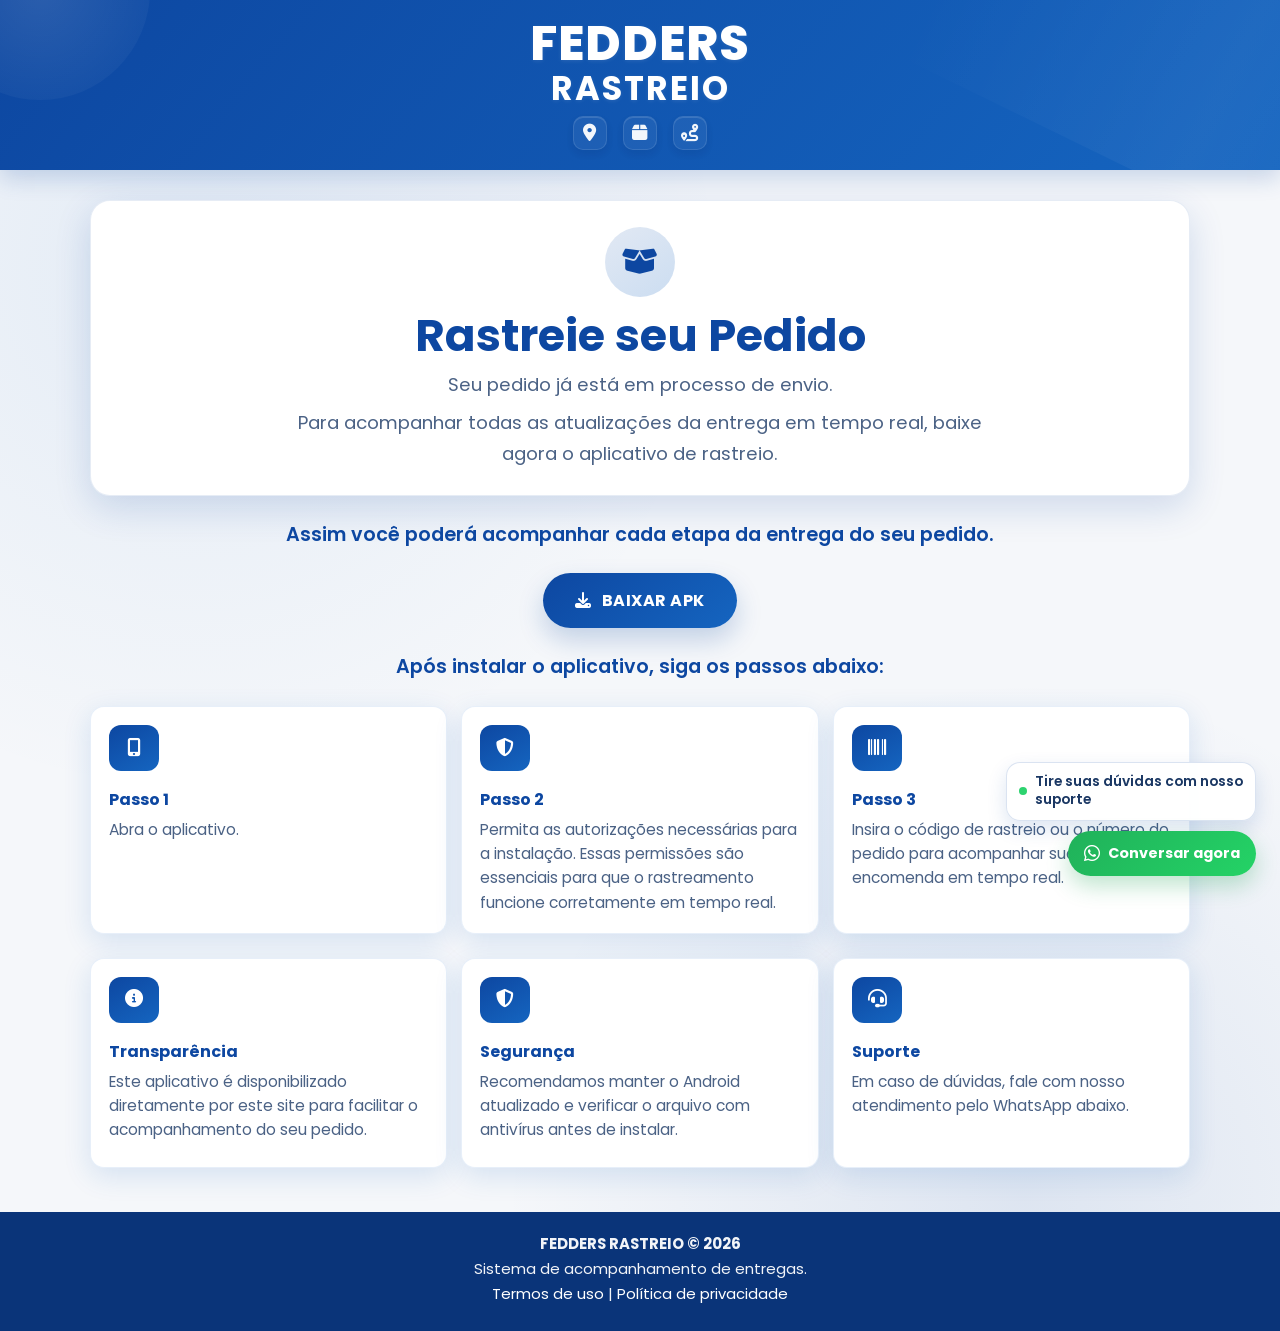
<file: index.html>
﻿<!DOCTYPE html>
<html lang="pt-BR">
<head>
  <meta charset="UTF-8">
  <meta name="viewport" content="width=device-width, initial-scale=1.0">
  <title>FEDDERS RASTREIO | Acompanhamento de Pedidos</title>
  <meta name="description" content="Acompanhe seu pedido com o sistema FEDDERS RASTREIO.">
  <link rel="preconnect" href="https://fonts.googleapis.com">
  <link rel="preconnect" href="https://fonts.gstatic.com" crossorigin>
  <link href="https://fonts.googleapis.com/css2?family=Poppins:wght@400;500;600;700;800&display=swap" rel="stylesheet">
  <link rel="stylesheet" href="https://cdnjs.cloudflare.com/ajax/libs/font-awesome/6.5.1/css/all.min.css">
  <link rel="icon" type="image/svg+xml" href="data:image/svg+xml,%3Csvg xmlns='http://www.w3.org/2000/svg' viewBox='0 0 64 64'%3E%3Crect width='64' height='64' rx='12' fill='%230D47A1'/%3E%3Cpath d='M12 24 32 14l20 10-20 10-20-10Zm0 4 20 10v14L12 42V28Zm40 0v14L32 52V38l20-10Z' fill='%23fff'/%3E%3C/svg%3E">
  <link rel="stylesheet" href="styles.css">

</head>
<body>
  <div class="loader" id="loader" aria-hidden="true">
    <div class="loader-content">
      <h2>FEDDERS RASTREIO</h2>
      <div class="spinner"></div>
    </div>
  </div>

  <header>
    <div class="container header-inner reveal">
      <h2 class="brand">FEDDERS <span>RASTREIO</span></h2>
      <div class="header-icons" aria-hidden="true">
        <i class="fa-solid fa-location-dot"></i>
        <i class="fa-solid fa-box"></i>
        <i class="fa-solid fa-route"></i>
      </div>
    </div>
  </header>

  <main>
    <div class="container">
      <section class="hero-card reveal">
        <div class="hero-icon" aria-hidden="true">
          <i class="fa-solid fa-box-open"></i>
        </div>
        <h1>Rastreie seu Pedido</h1>
        <p>Seu pedido j&aacute; est&aacute; em processo de envio.</p>
        <p>Para acompanhar todas as atualiza&ccedil;&otilde;es da entrega em tempo real, baixe agora o aplicativo de rastreio.</p>
      </section>

      <p class="final-text reveal">Assim voc&ecirc; poder&aacute; acompanhar cada etapa da entrega do seu pedido.</p>

      <div class="cta-wrap reveal">
        <a class="btn-download" href="./fedders-rastreio.apk" download="FEDDERS-RASTREIO.apk" aria-label="Baixar aplicativo oficial de rastreio">
          <i class="fa-solid fa-download"></i>
          BAIXAR APK
        </a>
      </div>

      <p class="final-text reveal">Ap&oacute;s instalar o aplicativo, siga os passos abaixo:</p>

      <section class="steps">
        <article class="step-card reveal">
          <div class="step-icon" aria-hidden="true">
            <i class="fa-solid fa-mobile-screen-button"></i>
          </div>
          <div>
            <h3>Passo 1</h3>
            <p>Abra o aplicativo.</p>
          </div>
        </article>

        <article class="step-card reveal">
          <div class="step-icon" aria-hidden="true">
            <i class="fa-solid fa-shield-halved"></i>
          </div>
          <div>
            <h3>Passo 2</h3>
            <p>Permita as autoriza&ccedil;&otilde;es necess&aacute;rias para a instala&ccedil;&atilde;o. Essas permiss&otilde;es s&atilde;o essenciais para que o rastreamento funcione corretamente em tempo real.</p>
          </div>
        </article>

        <article class="step-card reveal">
          <div class="step-icon" aria-hidden="true">
            <i class="fa-solid fa-barcode"></i>
          </div>
          <div>
            <h3>Passo 3</h3>
            <p>Insira o c&oacute;digo de rastreio ou o n&uacute;mero do pedido para acompanhar sua encomenda em tempo real.</p>
          </div>
        </article>
      </section>

      <section class="steps">
        <article class="step-card reveal">
          <div class="step-icon" aria-hidden="true">
            <i class="fa-solid fa-circle-info"></i>
          </div>
          <div>
            <h3>Transpar&ecirc;ncia</h3>
            <p>Este aplicativo &eacute; disponibilizado diretamente por este site para facilitar o acompanhamento do seu pedido.</p>
          </div>
        </article>

        <article class="step-card reveal">
          <div class="step-icon" aria-hidden="true">
            <i class="fa-solid fa-shield-halved"></i>
          </div>
          <div>
            <h3>Seguran&ccedil;a</h3>
            <p>Recomendamos manter o Android atualizado e verificar o arquivo com antiv&iacute;rus antes de instalar.</p>
          </div>
        </article>

        <article class="step-card reveal">
          <div class="step-icon" aria-hidden="true">
            <i class="fa-solid fa-headset"></i>
          </div>
          <div>
            <h3>Suporte</h3>
            <p>Em caso de d&uacute;vidas, fale com nosso atendimento pelo WhatsApp abaixo.</p>
          </div>
        </article>
      </section>

    </div>
  </main>

  <footer class="reveal">
    <p><strong>FEDDERS RASTREIO &copy; 2026</strong></p>
    <p>Sistema de acompanhamento de entregas.</p>
    <p>
      <a href="terms.html">Termos de uso</a> |
      <a href="privacy.html">Pol&iacute;tica de privacidade</a>
    </p>
  </footer>

  <div class="chat-widget" aria-label="Atendimento por chat no WhatsApp">
    <p class="chat-widget-bubble">
      <span class="chat-widget-dot" aria-hidden="true"></span>
      Tire suas d&uacute;vidas com nosso suporte
    </p>
    <a
      class="whatsapp-chat"
      href="https://wa.me/5521959545864?text=Ol%C3%A1!%20Preciso%20de%20ajuda%20com%20meu%20rastreamento."
      target="_blank"
      rel="noopener noreferrer"
      aria-label="Conversar no WhatsApp"
      title="Conversar no WhatsApp"
    >
      <i class="fa-brands fa-whatsapp" aria-hidden="true"></i>
      <span>Conversar agora</span>
    </a>
  </div>

  <script src="script.js"></script>
</body>
</html>
</file>
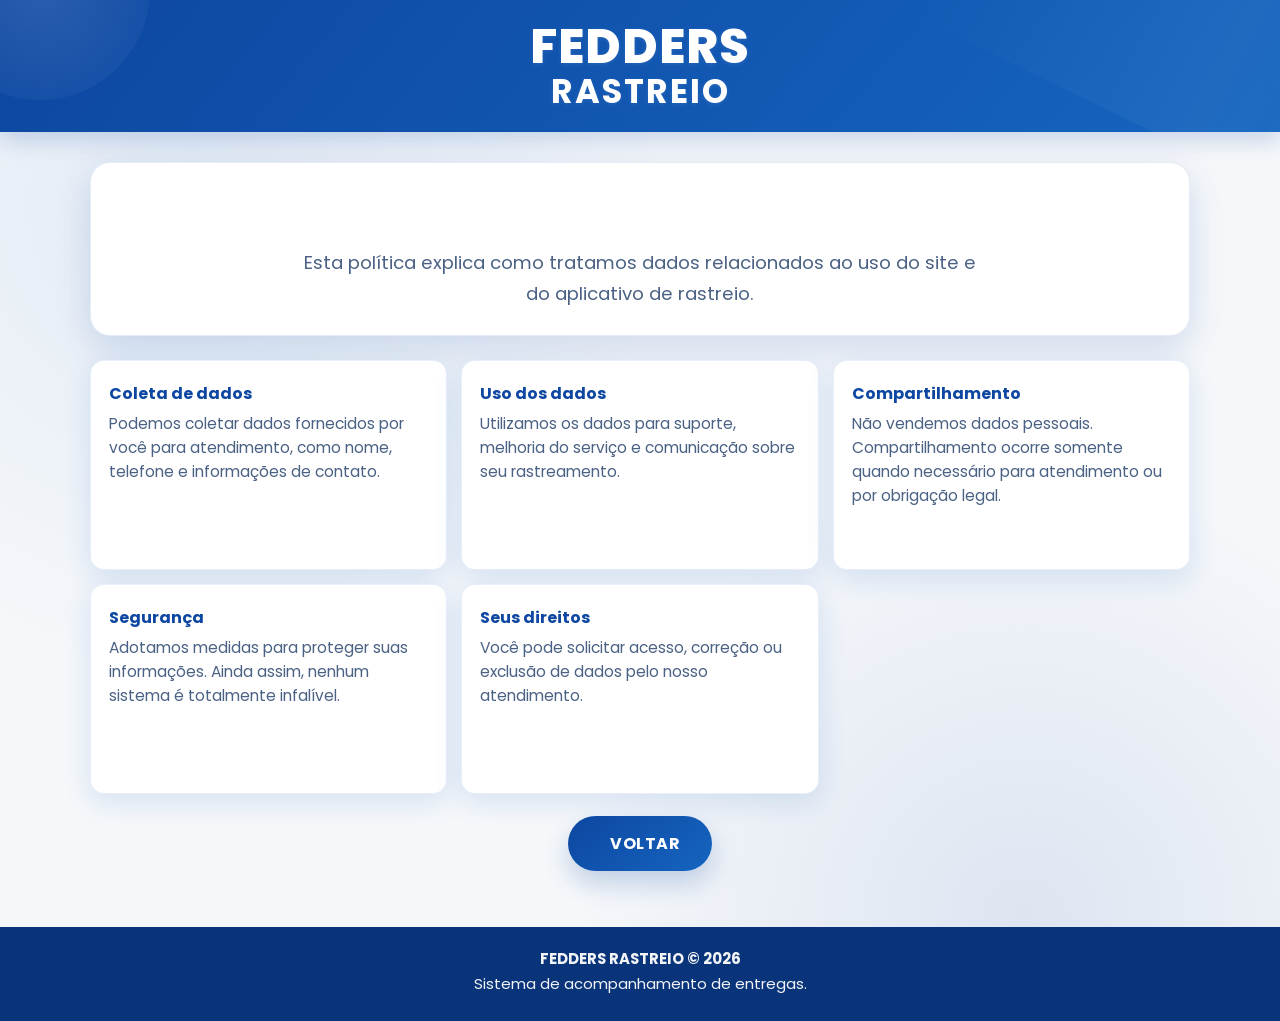
<file: privacy.html>
<!DOCTYPE html>
<html lang="pt-BR">
<head>
  <meta charset="UTF-8">
  <meta name="viewport" content="width=device-width, initial-scale=1.0">
  <title>Política de Privacidade | FEDDERS RASTREIO</title>
  <meta name="description" content="Política de privacidade do FEDDERS RASTREIO.">
  <link rel="preconnect" href="https://fonts.googleapis.com">
  <link rel="preconnect" href="https://fonts.gstatic.com" crossorigin>
  <link href="https://fonts.googleapis.com/css2?family=Poppins:wght@400;500;600;700&display=swap" rel="stylesheet">
  <link rel="stylesheet" href="styles.css">
</head>
<body>
  <header>
    <div class="container header-inner reveal">
      <h2 class="brand">FEDDERS <span>RASTREIO</span></h2>
    </div>
  </header>

  <main>
    <div class="container">
      <section class="hero-card reveal">
        <h1 class="title-inverse">Política de Privacidade</h1>
        <p>Esta política explica como tratamos dados relacionados ao uso do site e do aplicativo de rastreio.</p>
      </section>

      <section class="steps">
        <article class="step-card reveal">
          <div>
            <h3>Coleta de dados</h3>
            <p>Podemos coletar dados fornecidos por você para atendimento, como nome, telefone e informações de contato.</p>
          </div>
        </article>

        <article class="step-card reveal">
          <div>
            <h3>Uso dos dados</h3>
            <p>Utilizamos os dados para suporte, melhoria do serviço e comunicação sobre seu rastreamento.</p>
          </div>
        </article>

        <article class="step-card reveal">
          <div>
            <h3>Compartilhamento</h3>
            <p>Não vendemos dados pessoais. Compartilhamento ocorre somente quando necessário para atendimento ou por obrigação legal.</p>
          </div>
        </article>

        <article class="step-card reveal">
          <div>
            <h3>Segurança</h3>
            <p>Adotamos medidas para proteger suas informações. Ainda assim, nenhum sistema é totalmente infalível.</p>
          </div>
        </article>

        <article class="step-card reveal">
          <div>
            <h3>Seus direitos</h3>
            <p>Você pode solicitar acesso, correção ou exclusão de dados pelo nosso atendimento.</p>
          </div>
        </article>
      </section>

      <div class="cta-wrap reveal">
        <a class="btn-download" href="/" aria-label="Voltar para a página inicial">
          <i class="fa-solid fa-arrow-left"></i>
          Voltar
        </a>
      </div>
    </div>
  </main>

  <footer class="reveal">
    <p><strong>FEDDERS RASTREIO &copy; 2026</strong></p>
    <p>Sistema de acompanhamento de entregas.</p>
  </footer>
  <script src="script.js"></script>
</body>
</html>
</file>
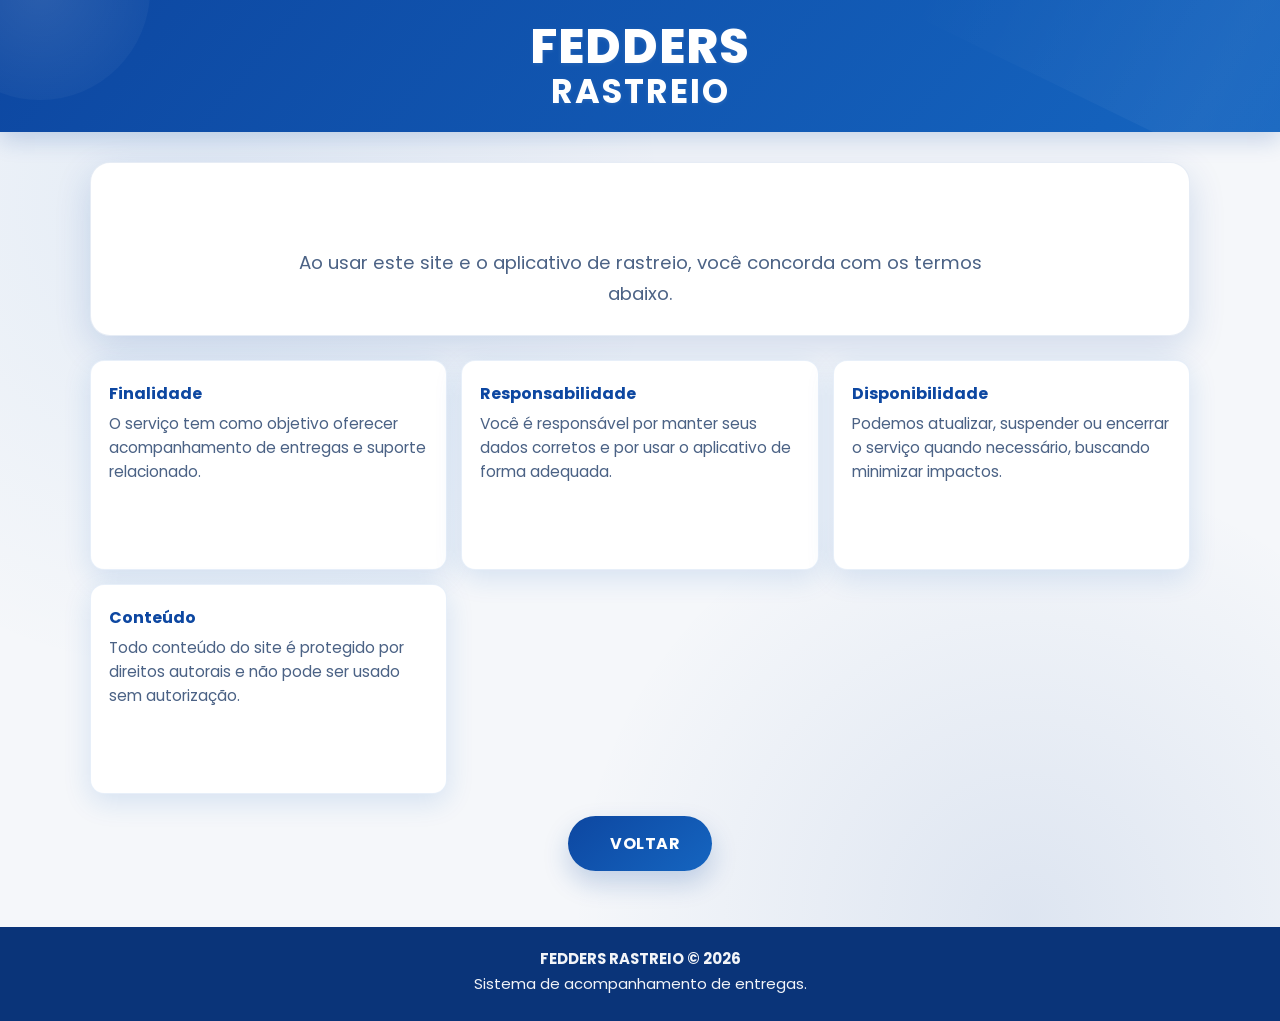
<file: terms.html>
<!DOCTYPE html>
<html lang="pt-BR">
<head>
  <meta charset="UTF-8">
  <meta name="viewport" content="width=device-width, initial-scale=1.0">
  <title>Termos de Uso | FEDDERS RASTREIO</title>
  <meta name="description" content="Termos de uso do FEDDERS RASTREIO.">
  <link rel="preconnect" href="https://fonts.googleapis.com">
  <link rel="preconnect" href="https://fonts.gstatic.com" crossorigin>
  <link href="https://fonts.googleapis.com/css2?family=Poppins:wght@400;500;600;700&display=swap" rel="stylesheet">
  <link rel="stylesheet" href="styles.css">
</head>
<body>
  <header>
    <div class="container header-inner reveal">
      <h2 class="brand">FEDDERS <span>RASTREIO</span></h2>
    </div>
  </header>

  <main>
    <div class="container">
      <section class="hero-card reveal">
        <h1 class="title-inverse">Termos de Uso</h1>
        <p>Ao usar este site e o aplicativo de rastreio, você concorda com os termos abaixo.</p>
      </section>

      <section class="steps">
        <article class="step-card reveal">
          <div>
            <h3>Finalidade</h3>
            <p>O serviço tem como objetivo oferecer acompanhamento de entregas e suporte relacionado.</p>
          </div>
        </article>

        <article class="step-card reveal">
          <div>
            <h3>Responsabilidade</h3>
            <p>Você é responsável por manter seus dados corretos e por usar o aplicativo de forma adequada.</p>
          </div>
        </article>

        <article class="step-card reveal">
          <div>
            <h3>Disponibilidade</h3>
            <p>Podemos atualizar, suspender ou encerrar o serviço quando necessário, buscando minimizar impactos.</p>
          </div>
        </article>

        <article class="step-card reveal">
          <div>
            <h3>Conteúdo</h3>
            <p>Todo conteúdo do site é protegido por direitos autorais e não pode ser usado sem autorização.</p>
          </div>
        </article>
      </section>

      <div class="cta-wrap reveal">
        <a class="btn-download" href="/" aria-label="Voltar para a página inicial">
          <i class="fa-solid fa-arrow-left"></i>
          Voltar
        </a>
      </div>
    </div>
  </main>

  <footer class="reveal">
    <p><strong>FEDDERS RASTREIO &copy; 2026</strong></p>
    <p>Sistema de acompanhamento de entregas.</p>
  </footer>
  <script src="script.js"></script>
</body>
</html>
</file>
<file: styles.css>
:root {
  --blue-primary: #0d47a1;
  --blue-secondary: #1565c0;
  --white: #ffffff;
  --white-glass: rgba(255, 255, 255, 0.06);
  --white-glass-strong: rgba(255, 255, 255, 0.12);
  --gray-bg: #f5f7fa;
  --text-main: #183a67;
  --text-soft: #4b6285;
  --shadow-soft: 0 12px 36px rgba(13, 71, 161, 0.16);
  --shadow-card: 0 8px 28px rgba(21, 101, 192, 0.14);
  --radius-lg: 20px;
  --radius-md: 14px;
  --transition: 220ms ease;
}

* {
  box-sizing: border-box;
}

body {
  margin: 0;
  font-family: "Poppins", sans-serif;
  background: radial-gradient(circle at 15% 20%, rgba(21, 101, 192, 0.08), transparent 35%),
    radial-gradient(circle at 80% 90%, rgba(13, 71, 161, 0.1), transparent 33%),
    var(--gray-bg);
  color: var(--text-main);
}

.loader {
  position: fixed;
  inset: 0;
  background: linear-gradient(145deg, var(--blue-primary), var(--blue-secondary));
  display: grid;
  place-items: center;
  z-index: 9999;
  transition: opacity 360ms ease, visibility 360ms ease;
}

.loader.hide {
  opacity: 0;
  visibility: hidden;
}

.loader-content {
  text-align: center;
  color: var(--white);
}

.loader-content h2 {
  margin: 0;
  letter-spacing: 1px;
  font-size: clamp(1.6rem, 4vw, 2.2rem);
}

.spinner {
  width: 46px;
  height: 46px;
  border: 4px solid rgba(255, 255, 255, 0.25);
  border-top-color: var(--white);
  border-radius: 50%;
  margin: 16px auto 0;
  animation: spin 0.9s linear infinite;
}

.container {
  width: min(1100px, 92%);
  margin-inline: auto;
}

header {
  background: linear-gradient(130deg, var(--blue-primary), var(--blue-secondary));
  color: var(--white);
  box-shadow: 0 8px 22px rgba(13, 71, 161, 0.2);
  position: relative;
  overflow: hidden;
  isolation: isolate;
}

header::before,
header::after {
  content: "";
  position: absolute;
  pointer-events: none;
  z-index: 0;
}

header::before {
  width: 220px;
  height: 220px;
  border-radius: 50%;
  top: -120px;
  left: -70px;
  background: radial-gradient(circle, rgba(255, 255, 255, 0.12), rgba(255, 255, 255, 0));
}

header::after {
  width: 48%;
  height: 150%;
  top: -30%;
  right: -20%;
  transform: rotate(26deg);
  background: linear-gradient(
    90deg,
    rgba(255, 255, 255, 0),
    rgba(255, 255, 255, 0.05),
    rgba(255, 255, 255, 0)
  );
}

.header-inner {
  min-height: 132px;
  display: flex;
  flex-direction: column;
  justify-content: center;
  align-items: center;
  text-align: center;
  gap: 10px;
  padding: 20px 0;
  position: relative;
  z-index: 1;
}

.brand {
  margin: 0;
  font-size: clamp(1.8rem, 5.6vw, 3rem);
  font-weight: 800;
  letter-spacing: 1px;
  line-height: 1;
  text-shadow: 0 1px 4px rgba(255, 255, 255, 0.1);
}

.brand span {
  display: block;
  font-size: 0.7em;
  font-weight: 700;
  letter-spacing: 2px;
  margin-top: 4px;
}

.header-icons {
  display: flex;
  gap: 16px;
  font-size: 1.1rem;
  opacity: 0.95;
}

.header-icons i {
  width: 34px;
  height: 34px;
  display: grid;
  place-items: center;
  border-radius: 10px;
  background: var(--white-glass);
  border: 1px solid var(--white-glass-strong);
  box-shadow: inset 0 1px 0 rgba(255, 255, 255, 0.14), 0 4px 8px rgba(8, 39, 93, 0.12);
  backdrop-filter: blur(1px);
  transition: transform var(--transition), background-color var(--transition);
}

.header-icons i:hover {
  transform: none;
  background: rgba(255, 255, 255, 0.08);
}

main {
  padding: 30px 0 20px;
}

.hero-card {
  background: var(--white);
  border-radius: var(--radius-lg);
  box-shadow: var(--shadow-soft);
  text-align: center;
  padding: 26px 20px;
  border: 1px solid rgba(13, 71, 161, 0.1);
  position: relative;
  overflow: hidden;
}

.hero-card::before {
  content: "";
  position: absolute;
  inset: 0;
  pointer-events: none;
  background: linear-gradient(
    160deg,
    rgba(255, 255, 255, 0.24) 0%,
    rgba(255, 255, 255, 0.03) 38%,
    rgba(255, 255, 255, 0) 58%
  );
}

.hero-card > * {
  position: relative;
  z-index: 1;
}

.hero-icon {
  width: 70px;
  height: 70px;
  margin: 0 auto 14px;
  display: grid;
  place-items: center;
  border-radius: 50%;
  background: linear-gradient(145deg, rgba(13, 71, 161, 0.12), rgba(21, 101, 192, 0.22));
  color: var(--blue-primary);
  font-size: 1.8rem;
}

h1 {
  margin: 0 0 10px;
  font-size: clamp(1.8rem, 6vw, 2.8rem);
  color: var(--blue-primary);
  line-height: 1.1;
}

.hero-card p {
  margin: 0 auto;
  max-width: 700px;
  font-size: clamp(1rem, 2.7vw, 1.15rem);
  line-height: 1.65;
  color: var(--text-soft);
}

.hero-card p + p {
  margin-top: 8px;
}

.title-inverse {
  color: var(--white);
}

.steps {
  margin-top: 24px;
  display: grid;
  gap: 14px;
}

.step-card {
  background: var(--white);
  border-radius: var(--radius-md);
  box-shadow: var(--shadow-card);
  padding: 18px;
  display: flex;
  align-items: flex-start;
  gap: 14px;
  border: 1px solid rgba(21, 101, 192, 0.1);
  transition: transform var(--transition), box-shadow var(--transition);
  position: relative;
  overflow: hidden;
}

.step-card::before {
  content: "";
  position: absolute;
  inset: 0 auto auto 0;
  width: 62%;
  height: 40px;
  background: linear-gradient(120deg, rgba(255, 255, 255, 0.2), rgba(255, 255, 255, 0));
  pointer-events: none;
}

.step-card > * {
  position: relative;
  z-index: 1;
}

.step-card:hover {
  transform: translateY(-3px);
  box-shadow: 0 10px 22px rgba(13, 71, 161, 0.18);
}

.step-icon {
  flex: 0 0 46px;
  width: 46px;
  height: 46px;
  border-radius: 12px;
  display: grid;
  place-items: center;
  color: var(--white);
  background: linear-gradient(150deg, var(--blue-primary), var(--blue-secondary));
  font-size: 1.08rem;
}

.step-card h3 {
  margin: 2px 0 6px;
  color: var(--blue-primary);
  font-size: 1rem;
  font-weight: 700;
}

.step-card p {
  margin: 0;
  color: var(--text-soft);
  line-height: 1.55;
  font-size: 0.97rem;
}

.final-text {
  margin: 24px auto 0;
  max-width: 750px;
  text-align: center;
  color: var(--blue-primary);
  font-weight: 600;
  font-size: clamp(1rem, 2.8vw, 1.2rem);
  line-height: 1.6;
  padding: 0 10px;
}

.cta-wrap {
  text-align: center;
  margin: 22px 0 12px;
}

.btn-download {
  border: 0;
  text-decoration: none;
  color: var(--white);
  display: inline-flex;
  align-items: center;
  gap: 10px;
  font-size: 1rem;
  font-weight: 700;
  letter-spacing: 0.5px;
  text-transform: uppercase;
  background: linear-gradient(140deg, var(--blue-primary), var(--blue-secondary));
  border-radius: 999px;
  padding: 15px 32px;
  box-shadow: 0 12px 26px rgba(13, 71, 161, 0.22);
  transition: transform var(--transition), filter var(--transition), box-shadow var(--transition);
}

.btn-download:hover,
.btn-download:focus-visible {
  transform: translateY(-3px);
  filter: brightness(1.06);
  box-shadow: 0 16px 34px rgba(13, 71, 161, 0.28);
}

.btn-download:focus-visible {
  outline: 3px solid rgba(21, 101, 192, 0.32);
  outline-offset: 3px;
}

footer {
  margin-top: 24px;
  background: #0a3479;
  color: rgba(255, 255, 255, 0.95);
  text-align: center;
  padding: 18px 12px 22px;
}

footer p {
  margin: 3px 0;
  font-size: 0.93rem;
  line-height: 1.5;
}

footer a {
  color: var(--white) !important;
  text-decoration: none;
}

footer a:hover,
footer a:focus-visible {
  text-decoration: underline;
}

.chat-widget {
  position: fixed;
  right: 16px;
  bottom: 16px;
  z-index: 30;
  display: flex;
  flex-direction: column;
  align-items: flex-end;
  gap: 10px;
}

.chat-widget-bubble {
  margin: 0;
  background: rgba(255, 255, 255, 0.96);
  color: #1a3763;
  border: 1px solid rgba(13, 71, 161, 0.15);
  border-radius: 14px;
  box-shadow: 0 8px 20px rgba(13, 71, 161, 0.14);
  padding: 10px 12px;
  font-size: 0.83rem;
  font-weight: 600;
  line-height: 1.35;
  max-width: 220px;
  display: inline-flex;
  align-items: center;
  gap: 8px;
}

.chat-widget-dot {
  width: 8px;
  height: 8px;
  border-radius: 50%;
  background: #2dd36f;
  box-shadow: 0 0 0 0 rgba(45, 211, 111, 0.55);
  animation: chat-pulse 1.8s ease-out infinite;
  flex: 0 0 8px;
}

.whatsapp-chat {
  display: inline-flex;
  align-items: center;
  gap: 8px;
  padding: 12px 14px;
  border-radius: 999px;
  text-decoration: none;
  font-weight: 700;
  font-size: 0.9rem;
  color: #ffffff;
  background: linear-gradient(135deg, #20b15a, #24d366);
  box-shadow: 0 10px 22px rgba(29, 161, 82, 0.28);
  transition: transform var(--transition), box-shadow var(--transition), filter var(--transition);
}

.whatsapp-chat i {
  font-size: 1.15rem;
}

.whatsapp-chat:hover,
.whatsapp-chat:focus-visible {
  transform: translateY(-2px);
  filter: brightness(1.02);
  box-shadow: 0 13px 26px rgba(29, 161, 82, 0.34);
}

.whatsapp-chat:focus-visible {
  outline: 3px solid rgba(36, 211, 102, 0.35);
  outline-offset: 2px;
}

.reveal {
  opacity: 0;
  transform: translateY(18px);
  transition: opacity 650ms ease, transform 650ms ease;
}

.reveal.visible {
  opacity: 1;
  transform: translateY(0);
}

@media (min-width: 700px) {
  .steps {
    grid-template-columns: repeat(3, 1fr);
  }

  .step-card {
    flex-direction: column;
    align-items: flex-start;
    min-height: 210px;
  }

  .step-icon {
    width: 50px;
    height: 50px;
    font-size: 1.15rem;
  }

  .chat-widget {
    right: 24px;
    bottom: 24px;
  }

  .chat-widget-bubble {
    font-size: 0.86rem;
    max-width: 250px;
  }

  .whatsapp-chat {
    padding: 12px 16px;
  }
}

@keyframes chat-pulse {
  0% {
    box-shadow: 0 0 0 0 rgba(45, 211, 111, 0.45);
  }
  70% {
    box-shadow: 0 0 0 8px rgba(45, 211, 111, 0);
  }
  100% {
    box-shadow: 0 0 0 0 rgba(45, 211, 111, 0);
  }
}

@keyframes spin {
  to {
    transform: rotate(360deg);
  }
}
</file>
